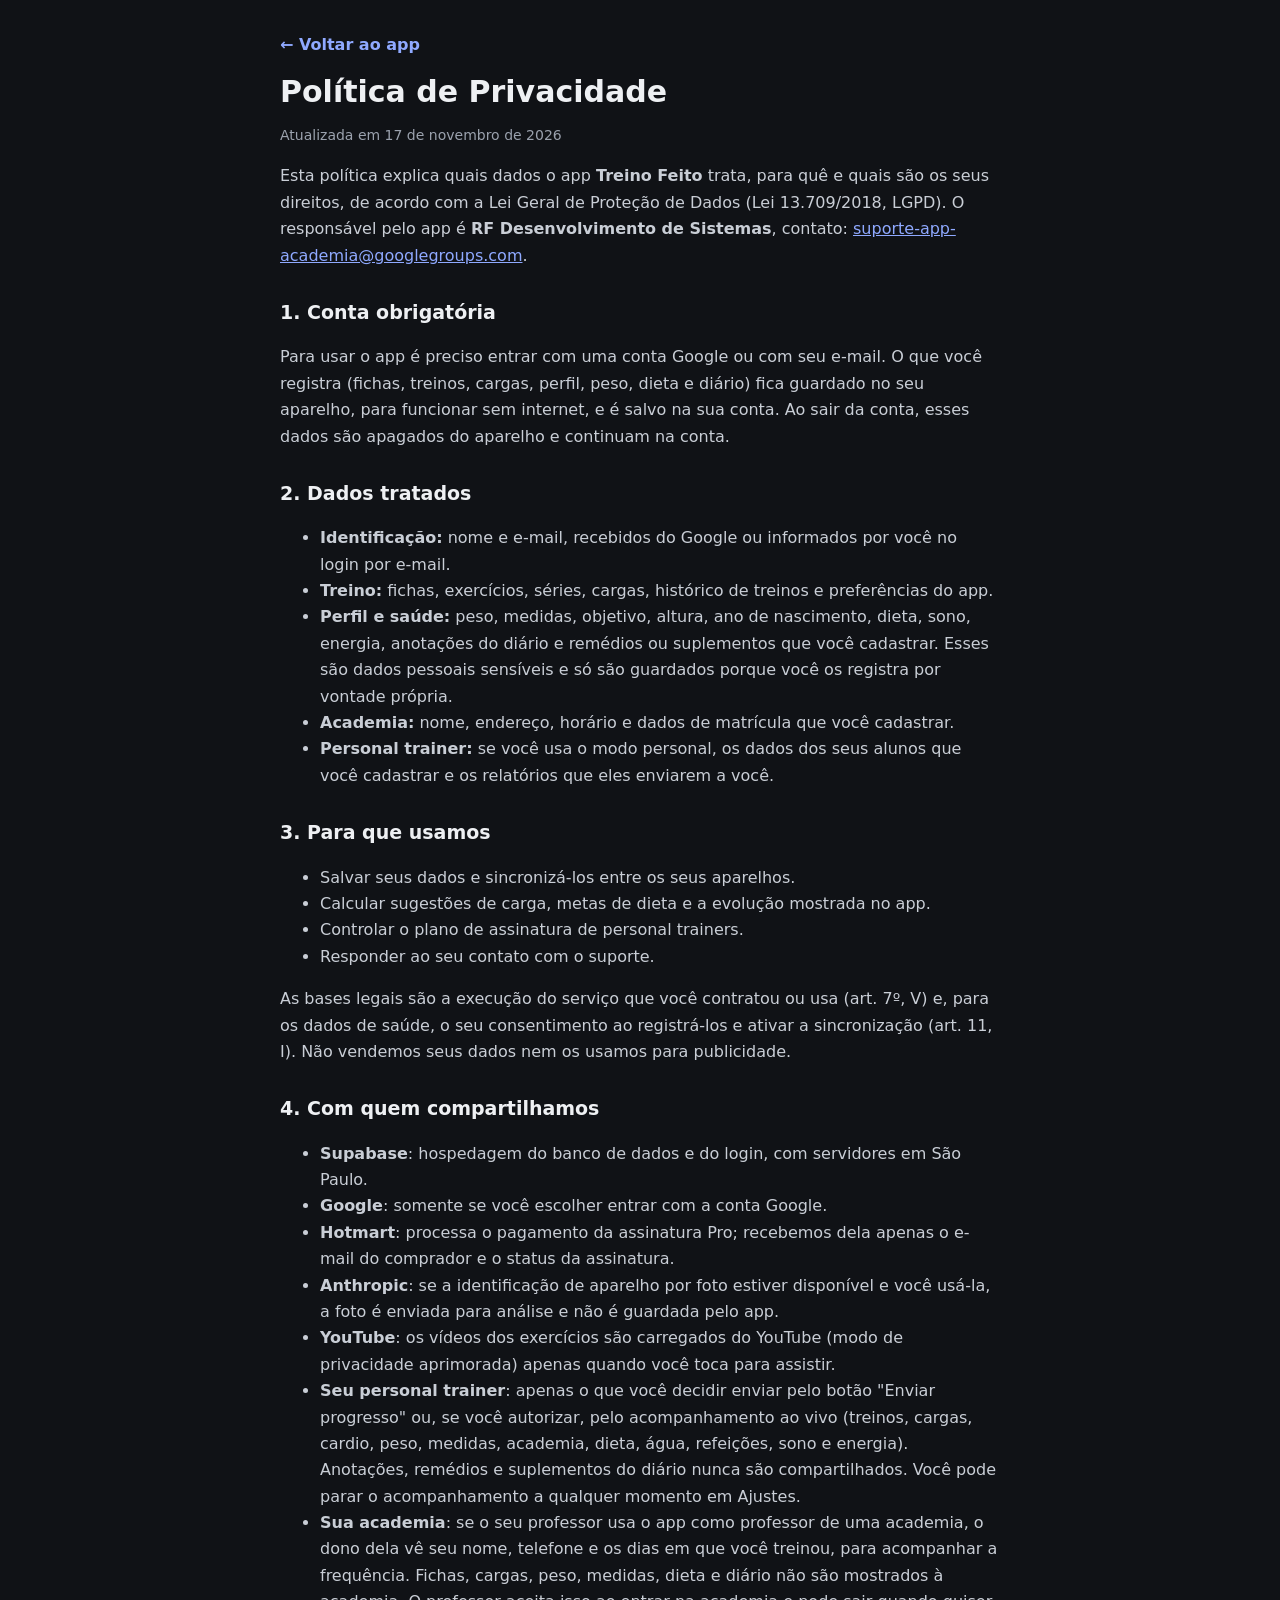
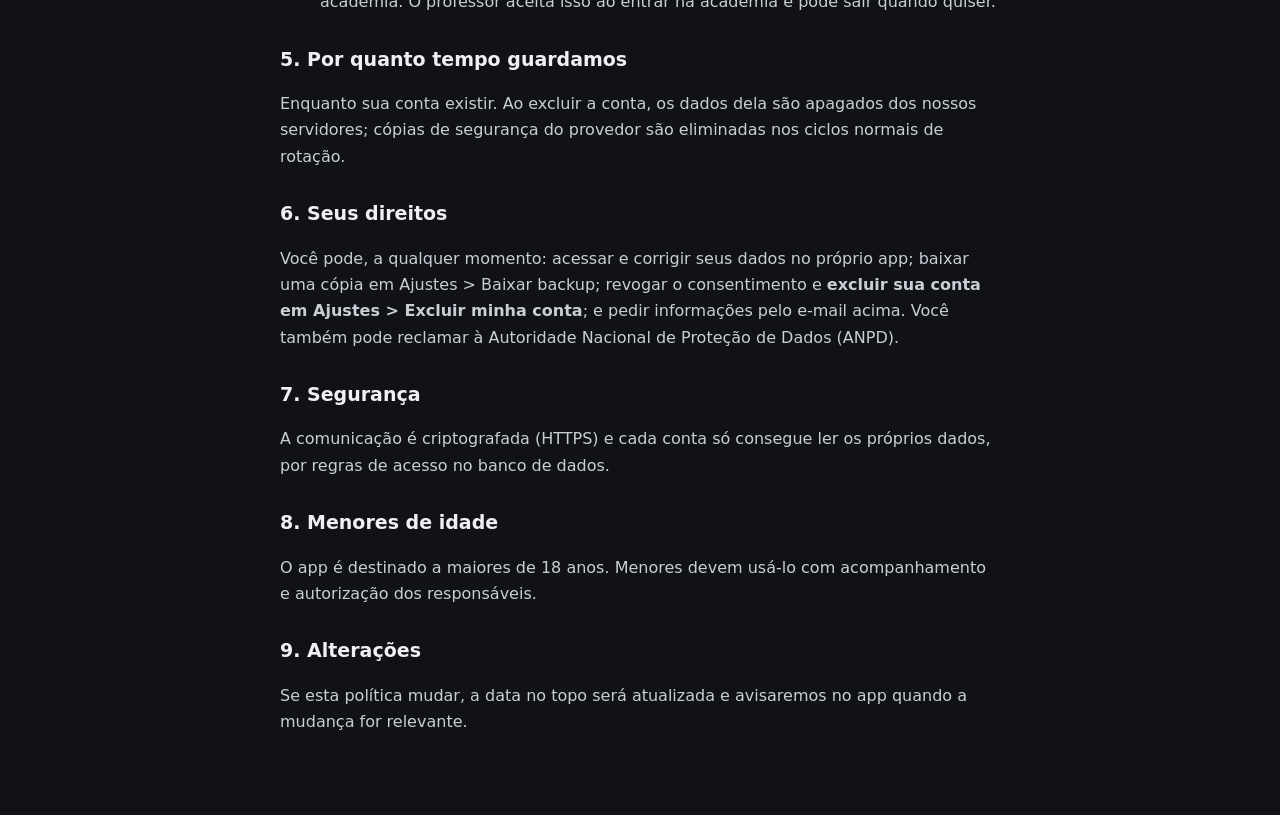
<file: privacidade.html>
<!doctype html>
<html lang="pt-BR">
<head>
<meta charset="utf-8"><meta name="viewport" content="width=device-width, initial-scale=1">
<title>Política de Privacidade | Treino Feito</title>
<meta name="theme-color" content="#101216">
<link rel="stylesheet" href="./_estilo-legal.css">
</head>
<body><main>
<a class="voltar" href="./">← Voltar ao app</a>
<h1>Política de Privacidade</h1>
<p class="data">Atualizada em 17 de novembro de 2026</p>

<p>Esta política explica quais dados o app <b>Treino Feito</b> trata, para quê e quais são os seus direitos, de acordo com a Lei Geral de Proteção de Dados (Lei 13.709/2018, LGPD). O responsável pelo app é <b>RF Desenvolvimento de Sistemas</b>, contato: <a href="mailto:suporte-app-academia@googlegroups.com">suporte-app-academia@googlegroups.com</a>.</p>

<h2>1. Conta obrigatória</h2>
<p>Para usar o app é preciso entrar com uma conta Google ou com seu e-mail. O que você registra (fichas, treinos, cargas, perfil, peso, dieta e diário) fica guardado no seu aparelho, para funcionar sem internet, e é salvo na sua conta. Ao sair da conta, esses dados são apagados do aparelho e continuam na conta.</p>

<h2>2. Dados tratados</h2>
<ul>
  <li><b>Identificação:</b> nome e e-mail, recebidos do Google ou informados por você no login por e-mail.</li>
  <li><b>Treino:</b> fichas, exercícios, séries, cargas, histórico de treinos e preferências do app.</li>
  <li><b>Perfil e saúde:</b> peso, medidas, objetivo, altura, ano de nascimento, dieta, sono, energia, anotações do diário e remédios ou suplementos que você cadastrar. Esses são dados pessoais sensíveis e só são guardados porque você os registra por vontade própria.</li>
  <li><b>Academia:</b> nome, endereço, horário e dados de matrícula que você cadastrar.</li>
  <li><b>Personal trainer:</b> se você usa o modo personal, os dados dos seus alunos que você cadastrar e os relatórios que eles enviarem a você.</li>
</ul>

<h2>3. Para que usamos</h2>
<ul>
  <li>Salvar seus dados e sincronizá-los entre os seus aparelhos.</li>
  <li>Calcular sugestões de carga, metas de dieta e a evolução mostrada no app.</li>
  <li>Controlar o plano de assinatura de personal trainers.</li>
  <li>Responder ao seu contato com o suporte.</li>
</ul>
<p>As bases legais são a execução do serviço que você contratou ou usa (art. 7º, V) e, para os dados de saúde, o seu consentimento ao registrá-los e ativar a sincronização (art. 11, I). Não vendemos seus dados nem os usamos para publicidade.</p>

<h2>4. Com quem compartilhamos</h2>
<ul>
  <li><b>Supabase</b>: hospedagem do banco de dados e do login, com servidores em São Paulo.</li>
  <li><b>Google</b>: somente se você escolher entrar com a conta Google.</li>
  <li><b>Hotmart</b>: processa o pagamento da assinatura Pro; recebemos dela apenas o e-mail do comprador e o status da assinatura.</li>
  <li><b>Anthropic</b>: se a identificação de aparelho por foto estiver disponível e você usá-la, a foto é enviada para análise e não é guardada pelo app.</li>
  <li><b>YouTube</b>: os vídeos dos exercícios são carregados do YouTube (modo de privacidade aprimorada) apenas quando você toca para assistir.</li>
  <li><b>Seu personal trainer</b>: apenas o que você decidir enviar pelo botão "Enviar progresso" ou, se você autorizar, pelo acompanhamento ao vivo (treinos, cargas, cardio, peso, medidas, academia, dieta, água, refeições, sono e energia). Anotações, remédios e suplementos do diário nunca são compartilhados. Você pode parar o acompanhamento a qualquer momento em Ajustes.</li>
  <li><b>Sua academia</b>: se o seu professor usa o app como professor de uma academia, o dono dela vê seu nome, telefone e os dias em que você treinou, para acompanhar a frequência. Fichas, cargas, peso, medidas, dieta e diário não são mostrados à academia. O professor aceita isso ao entrar na academia e pode sair quando quiser.</li>
</ul>

<h2>5. Por quanto tempo guardamos</h2>
<p>Enquanto sua conta existir. Ao excluir a conta, os dados dela são apagados dos nossos servidores; cópias de segurança do provedor são eliminadas nos ciclos normais de rotação.</p>

<h2>6. Seus direitos</h2>
<p>Você pode, a qualquer momento: acessar e corrigir seus dados no próprio app; baixar uma cópia em Ajustes &gt; Baixar backup; revogar o consentimento e <b>excluir sua conta em Ajustes &gt; Excluir minha conta</b>; e pedir informações pelo e-mail acima. Você também pode reclamar à Autoridade Nacional de Proteção de Dados (ANPD).</p>

<h2>7. Segurança</h2>
<p>A comunicação é criptografada (HTTPS) e cada conta só consegue ler os próprios dados, por regras de acesso no banco de dados.</p>

<h2>8. Menores de idade</h2>
<p>O app é destinado a maiores de 18 anos. Menores devem usá-lo com acompanhamento e autorização dos responsáveis.</p>

<h2>9. Alterações</h2>
<p>Se esta política mudar, a data no topo será atualizada e avisaremos no app quando a mudança for relevante.</p>
</main></body>
</html>
</file>
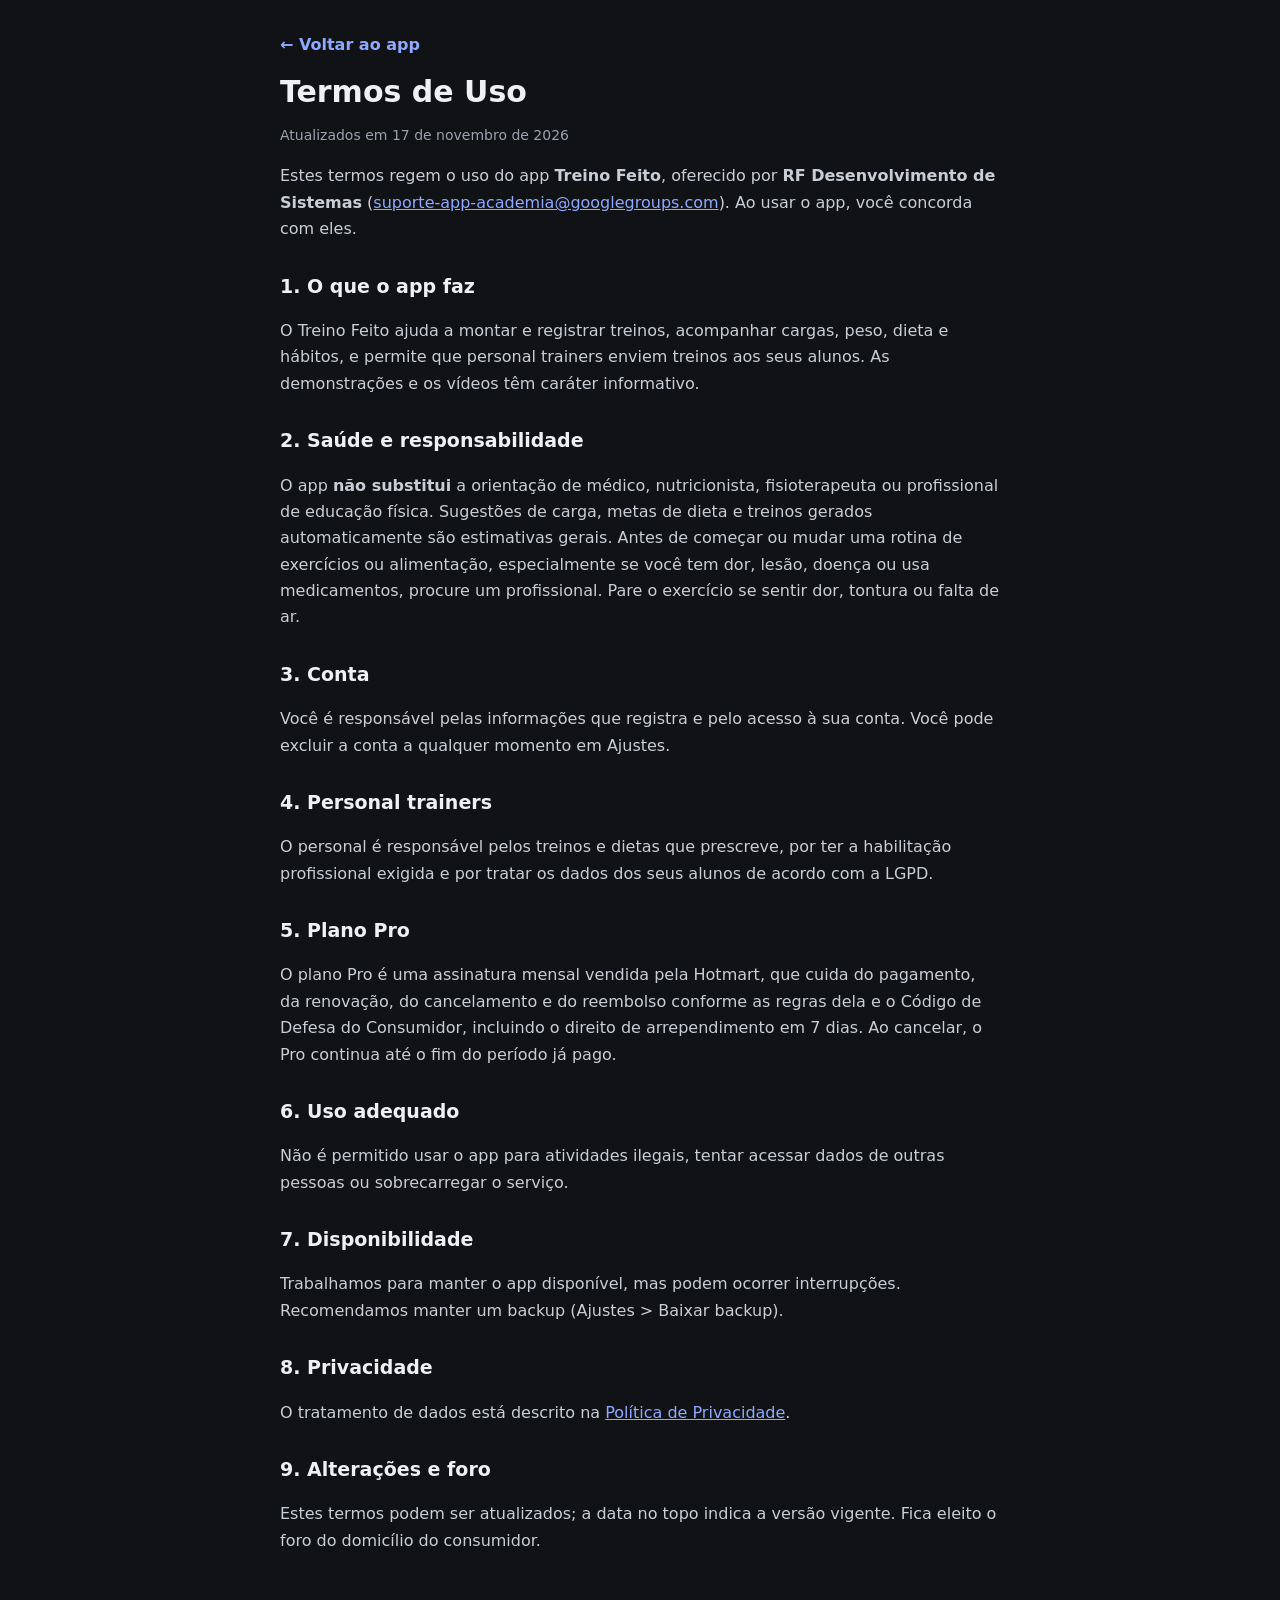
<file: termos.html>
<!doctype html>
<html lang="pt-BR">
<head>
<meta charset="utf-8"><meta name="viewport" content="width=device-width, initial-scale=1">
<title>Termos de Uso | Treino Feito</title>
<meta name="theme-color" content="#101216">
<link rel="stylesheet" href="./_estilo-legal.css">
</head>
<body><main>
<a class="voltar" href="./">← Voltar ao app</a>
<h1>Termos de Uso</h1>
<p class="data">Atualizados em 17 de novembro de 2026</p>

<p>Estes termos regem o uso do app <b>Treino Feito</b>, oferecido por <b>RF Desenvolvimento de Sistemas</b> (<a href="mailto:suporte-app-academia@googlegroups.com">suporte-app-academia@googlegroups.com</a>). Ao usar o app, você concorda com eles.</p>

<h2>1. O que o app faz</h2>
<p>O Treino Feito ajuda a montar e registrar treinos, acompanhar cargas, peso, dieta e hábitos, e permite que personal trainers enviem treinos aos seus alunos. As demonstrações e os vídeos têm caráter informativo.</p>

<h2>2. Saúde e responsabilidade</h2>
<p>O app <b>não substitui</b> a orientação de médico, nutricionista, fisioterapeuta ou profissional de educação física. Sugestões de carga, metas de dieta e treinos gerados automaticamente são estimativas gerais. Antes de começar ou mudar uma rotina de exercícios ou alimentação, especialmente se você tem dor, lesão, doença ou usa medicamentos, procure um profissional. Pare o exercício se sentir dor, tontura ou falta de ar.</p>

<h2>3. Conta</h2>
<p>Você é responsável pelas informações que registra e pelo acesso à sua conta. Você pode excluir a conta a qualquer momento em Ajustes.</p>

<h2>4. Personal trainers</h2>
<p>O personal é responsável pelos treinos e dietas que prescreve, por ter a habilitação profissional exigida e por tratar os dados dos seus alunos de acordo com a LGPD.</p>

<h2>5. Plano Pro</h2>
<p>O plano Pro é uma assinatura mensal vendida pela Hotmart, que cuida do pagamento, da renovação, do cancelamento e do reembolso conforme as regras dela e o Código de Defesa do Consumidor, incluindo o direito de arrependimento em 7 dias. Ao cancelar, o Pro continua até o fim do período já pago.</p>

<h2>6. Uso adequado</h2>
<p>Não é permitido usar o app para atividades ilegais, tentar acessar dados de outras pessoas ou sobrecarregar o serviço.</p>

<h2>7. Disponibilidade</h2>
<p>Trabalhamos para manter o app disponível, mas podem ocorrer interrupções. Recomendamos manter um backup (Ajustes &gt; Baixar backup).</p>

<h2>8. Privacidade</h2>
<p>O tratamento de dados está descrito na <a href="./privacidade.html">Política de Privacidade</a>.</p>

<h2>9. Alterações e foro</h2>
<p>Estes termos podem ser atualizados; a data no topo indica a versão vigente. Fica eleito o foro do domicílio do consumidor.</p>
</main></body>
</html>
</file>
<file: _estilo-legal.css>
:root { color-scheme: dark; }
body { margin: 0; background: #101216; color: #EEF0F3; font: 16px/1.65 'Archivo', system-ui, sans-serif; }
main { max-width: 720px; margin: 0 auto; padding: 32px 20px 64px; }
a { color: #8FA9FF; }
h1 { font-size: 30px; line-height: 1.2; margin: 8px 0 4px; }
h2 { font-size: 19px; margin: 28px 0 6px; }
p, li { color: #C9CED6; }
.data { color: #9BA2AE; font-size: 14px; }
.voltar { display: inline-block; margin-bottom: 8px; font-weight: 600; text-decoration: none; }
</file>
